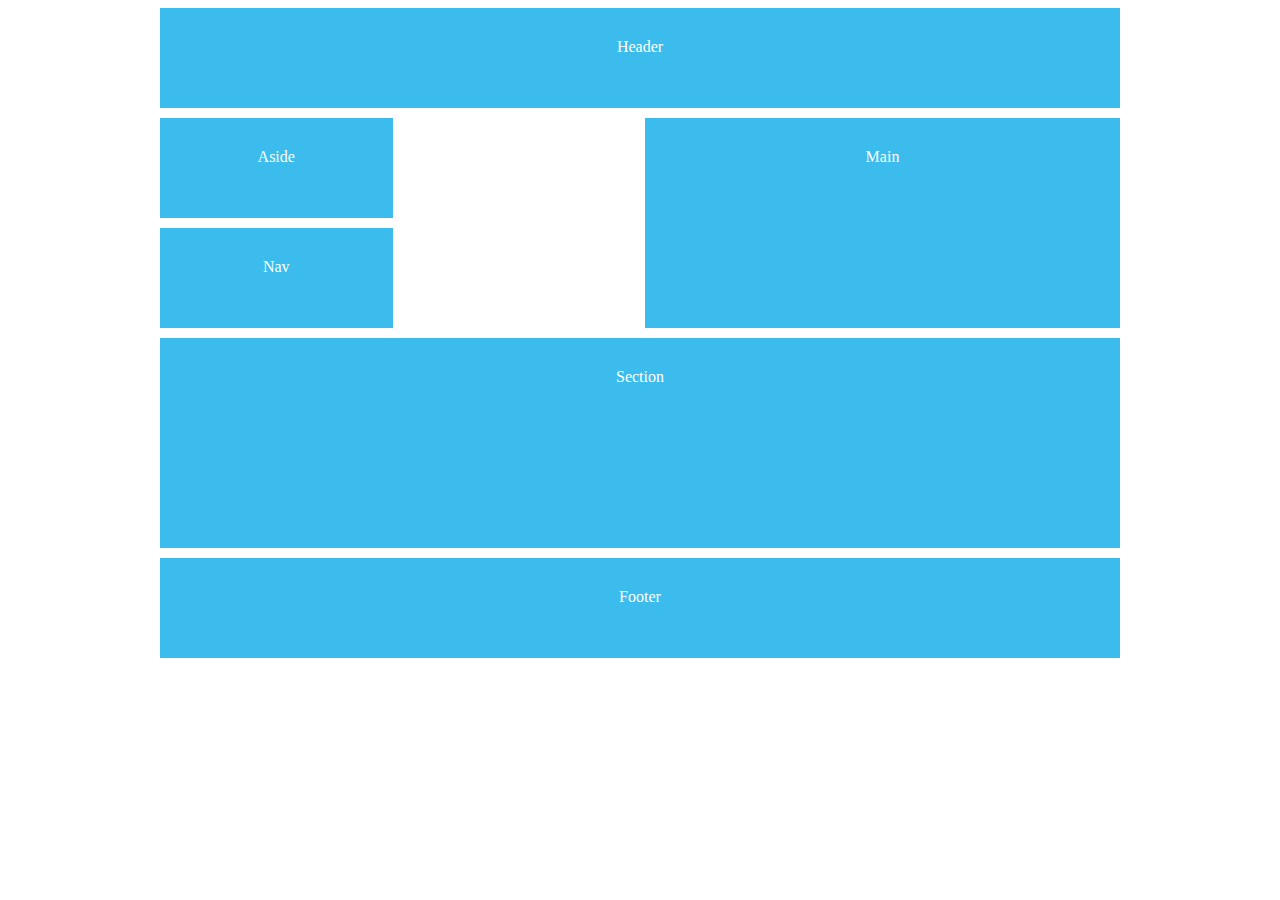
<file: index.html>
<!DOCTYPE html>
<html lang="en">
<head>
    <meta charset="UTF-8">
    <meta name="viewport" content="width=device-width, initial-scale=1.0">
    <link rel="stylesheet" href="style.css">
    <title>Document</title>
</head>
<body>
    <div id="content">
        
        <header>Header</header>
        <main>Main</main>
        <section>Section</section>
        <aside>Aside</aside>
        <nav>Nav</nav>
        <footer>Footer</footer>
    </div>

    
</body>
</html>
</file>
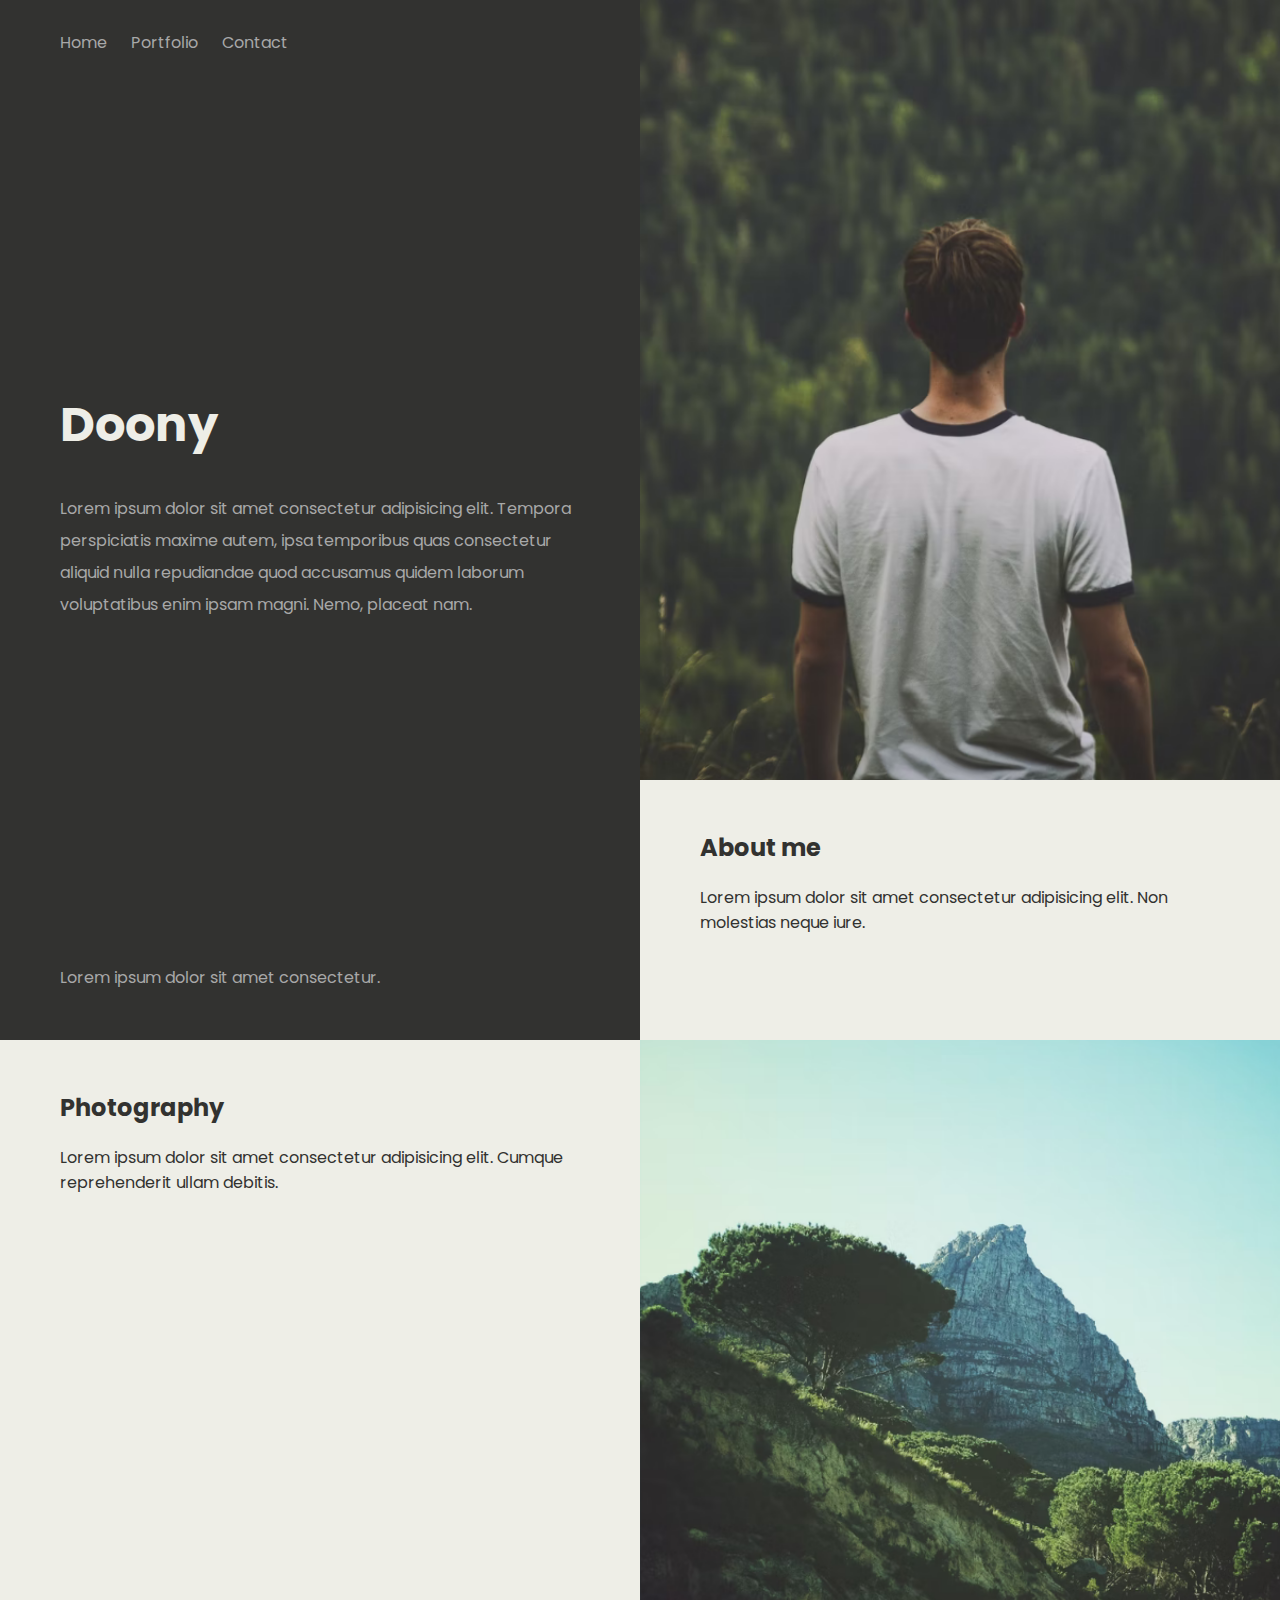
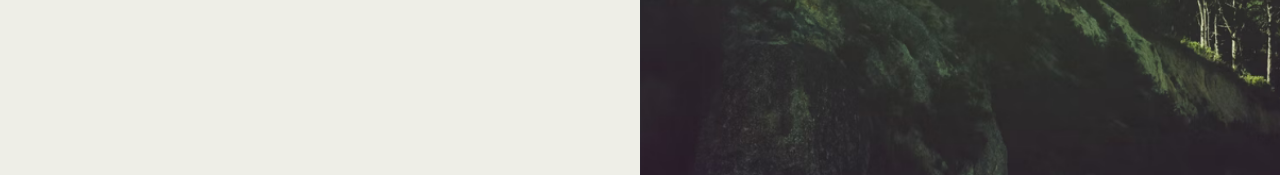
<file: css-grid-layouts-starter-files/5 - portfolio/index.html>
<html lang="en">
<head>
  <meta charset="UTF-8">
  <meta http-equiv="X-UA-Compatible" content="IE=edge">
  <meta name="viewport" content="width=device-width, initial-scale=1.0">
  <title>Portfolio Full-Screen Layout</title>
  <link rel="stylesheet" href="styles.css">
</head>
<body>
  <main>
    <div class="panel welcome">
      <nav>
        <a href="#">Home</a>
        <a href="#">Portfolio</a>
        <a href="#">Contact</a>
      </nav>
      <div>
        <h1>Doony</h1>
        <P>Lorem ipsum dolor sit amet consectetur adipisicing elit. Tempora perspiciatis maxime autem, ipsa temporibus quas consectetur aliquid nulla repudiandae quod accusamus quidem laborum voluptatibus enim ipsam magni. Nemo, placeat nam.</P>
      </div>
      <footer>
        <p>Lorem ipsum dolor sit amet consectetur.</p>
      </footer>
    </div>
    <div class="panel about">
      <img src="img/1.png" alt="main pic">
      <div class="text">
        <h2>About me</h2>
        <p>Lorem ipsum dolor sit amet consectetur adipisicing elit. Non molestias neque iure.</p>
      </div>
    </div>
    <div class="panel photos">
      <div class="text">
        <h2>Photography</h2>
        <p>Lorem ipsum dolor sit amet consectetur adipisicing elit. Cumque reprehenderit ullam debitis.</p>
      </div>
      <img src="img/2.png" alt="landscape">
    </div>
  </main>
</body>
</html>
</file>
<file: style.css>
body{
    color: #fff;
    text-align: center;
}
 #content{
    display: grid;
    grid-template-columns: repeat(4, 1fr);
    grid-auto-rows: minmax(100px, auto);
    max-width: 960px;
    margin: 0 auto;
    grid-gap: 10px;
    grid-template-areas: 
    "header header header header"
    "footer footer footer footer"
    "main main main main"
    "main main main main"
    "aside aside nav nav"
    "section section section section"
    "section section section section"
    
    ;
}

@media screen and (min-width: 760px){
    #content{
    display: grid;
    grid-template-columns: repeat(4, 1fr);
    grid-auto-rows: minmax(100px, auto);
    max-width: 960px;
    margin: 0 auto;
    grid-gap: 10px;
    grid-template-areas: 
    "header header header header"
    "aside . main main"
    "nav . main main"
    "section section section section"
    "section section section section"
    "footer footer footer footer"
    ;
    
    
}

} 

#content > *{
    background: #3bbced;
    padding: 30px;
    
}
header{
    grid-area: header;

}
main{
    grid-area: main;
}
section{
    grid-area: section;
}
aside{
    grid-area: aside;
}
nav{
    grid-area: nav;
}

footer{
    grid-area: footer;
}
</file>
<file: css-grid-layouts-starter-files/5 - portfolio/styles.css>
@import url('https://fonts.googleapis.com/css2?family=Poppins:wght@200;400;500;600;800&family=VT323&display=swap');

body {
  margin: 0;
  font-family: "Poppins";
}
main{
  display: grid;
  grid-template-columns: 1.2fr 1fr 1fr;
  min-height: 100%;
}
.panel{
  display: grid;
  grid-template-columns: 1fr;

}
.panel .text{
  background: #eeeee7;
  color: #323230;
  padding: 30px 60px;
}
.panel.welcome{
  background: #323230;
  padding: 30px 60px;
  grid-auto-rows: 1fr;
}
.panel.welcome nav a{
  color: a8a8a8;
  text-decoration: none;
  margin-right: 20px;
}
.panel.welcome p {
  color: a8a8a8;
  max-width: 540px;
  line-height: 2em;

}
.panel.welcome h1{
  color: #eeeee7;
  font-size: 3em;
}
.panel.welcome footer{
  align-self: flex-end;
}
.panel.about {
  grid-template-rows: 3fr 1fr;
  overflow: hidden;
}
.panel.about img{
  min-height: 100%;
  min-width: 100%;
}
.panel.photos{
  grid-template-rows: 1fr 3fr;
  overflow: hidden;

}
.panel.photos img{
  min-width: 100%;
  min-height: 100%;
}
@media screen and (max-width: 1400px){
  main{
    grid-template-columns: 1fr 1fr;
  }
  .panel.photos{
    grid-column: span 2;
    grid-template-columns: 1fr 1fr;
    grid-template-rows: 1fr; 
  }

}
@media screen and (max-width: 960px){
  main{
    grid-template-columns: 100%;
    grid-template-rows: 500px 400px 400px;
  }
  .panel.about {
    grid-row: 2;
    grid-template-columns: 1fr 1fr;
    grid-template-rows: 1fr; 
  }
  .panel img{
    width: 100%;
  }
}
@media screen and (max-width: 680px){
  main{
    grid-template-rows: 700px 600px 600px;

  }
  .panel.about, .panel.photos{
    grid-template-columns: 1fr;
    grid-column: span 1;
    grid-template-rows: 1fr 1fr;
    border-bottom: 1px solid #dcdcdc;
  }
}
</file>
